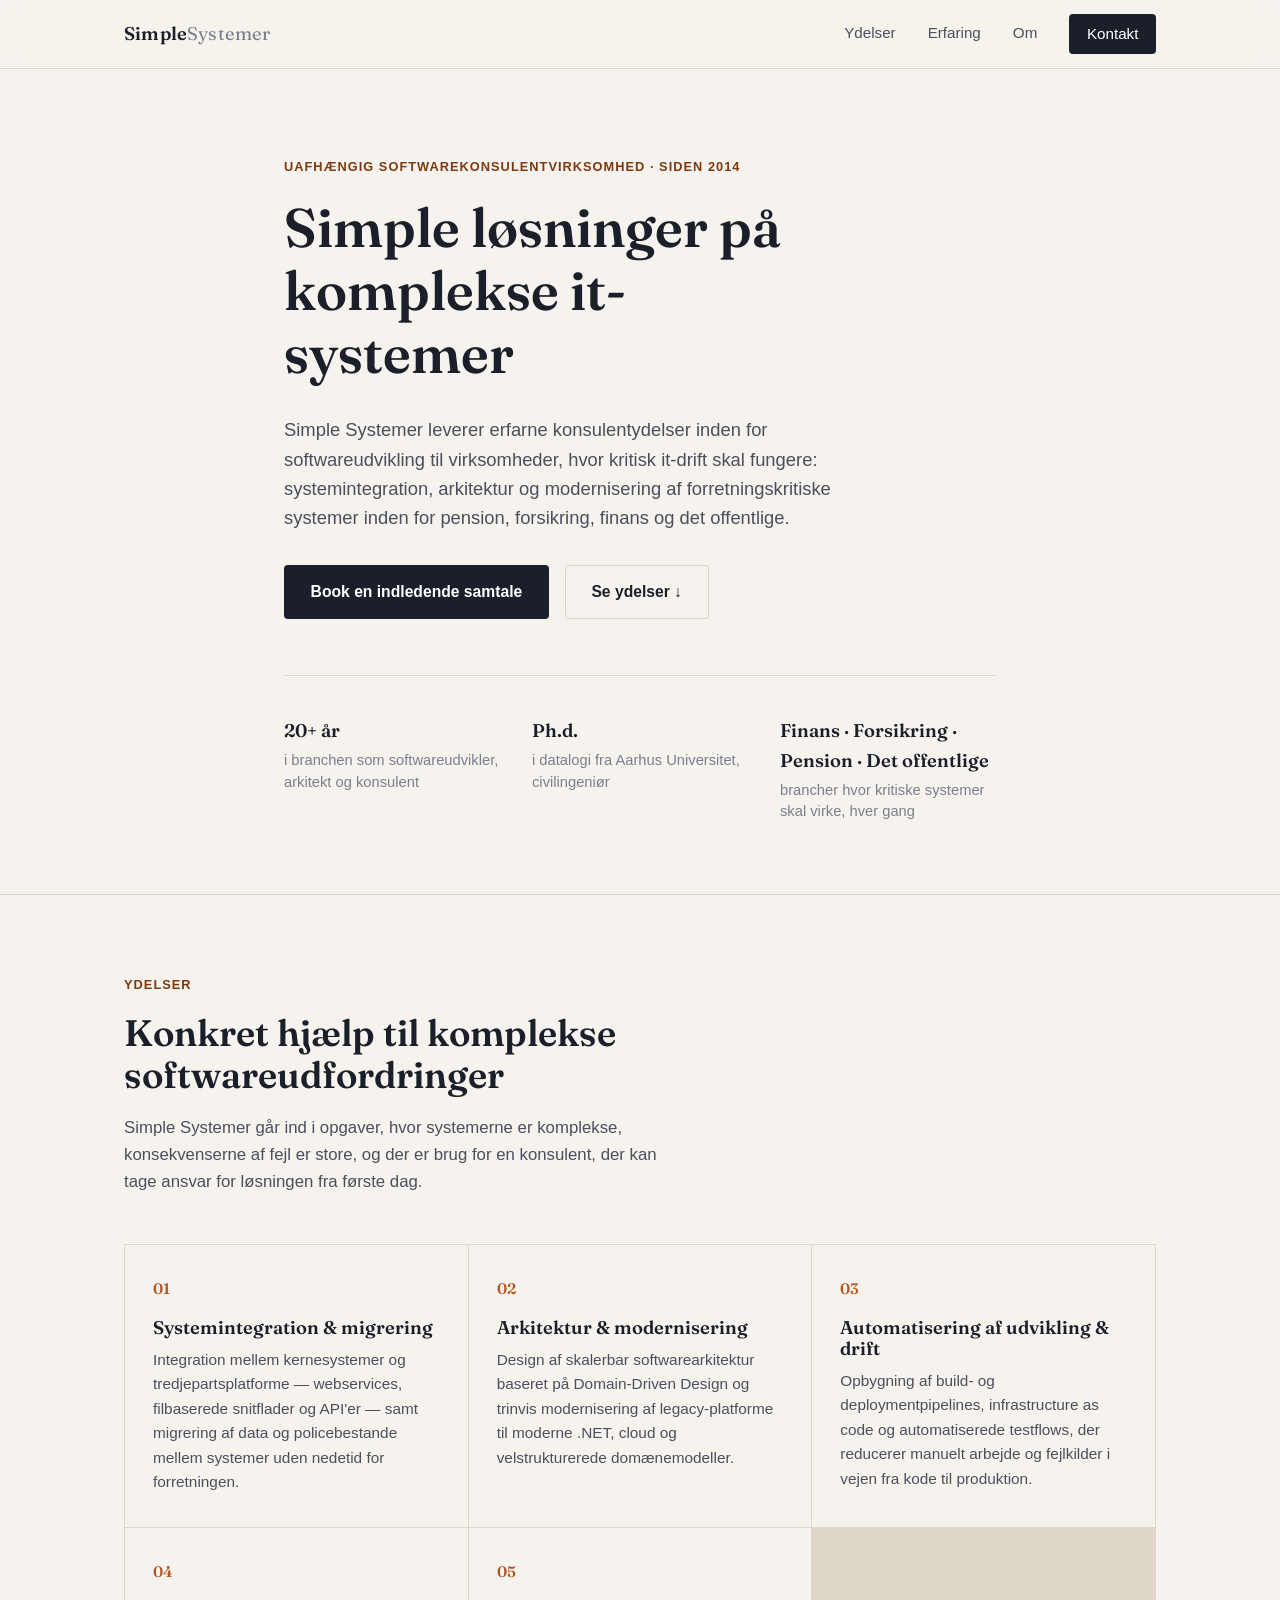
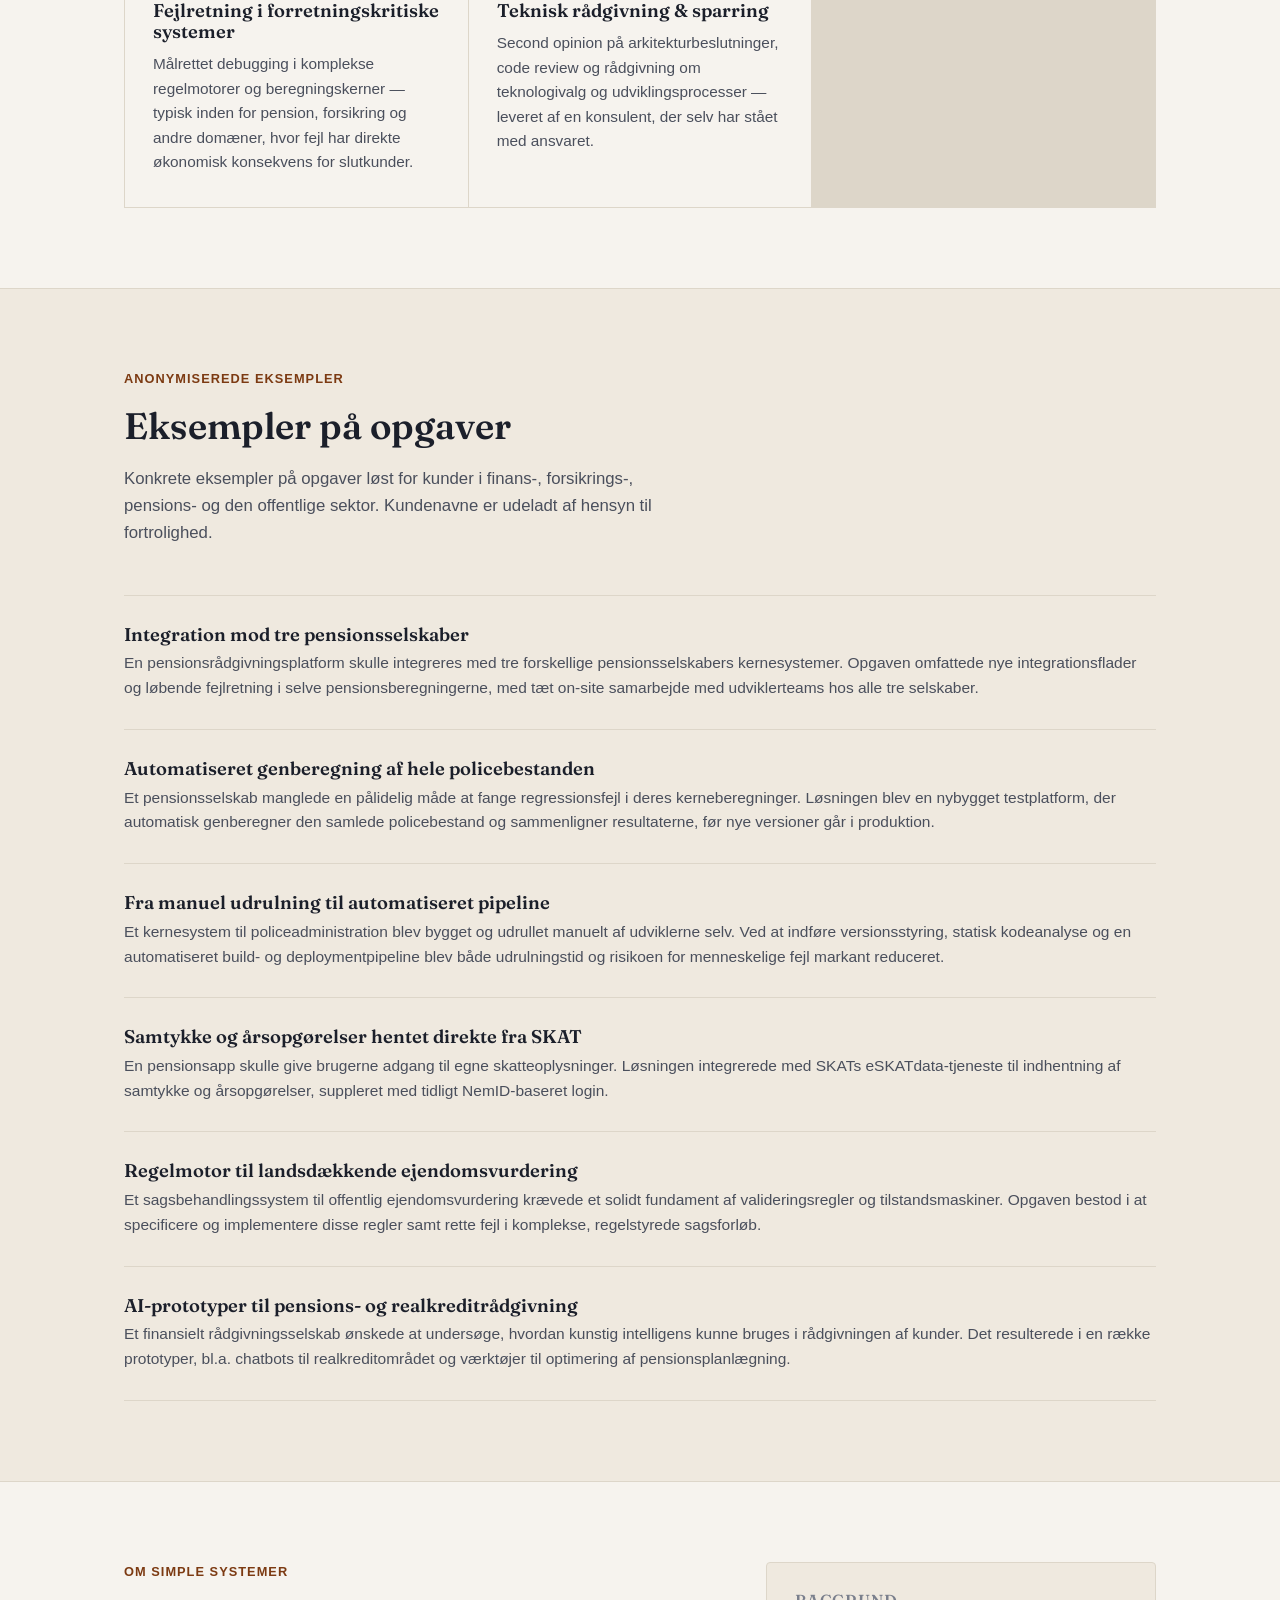
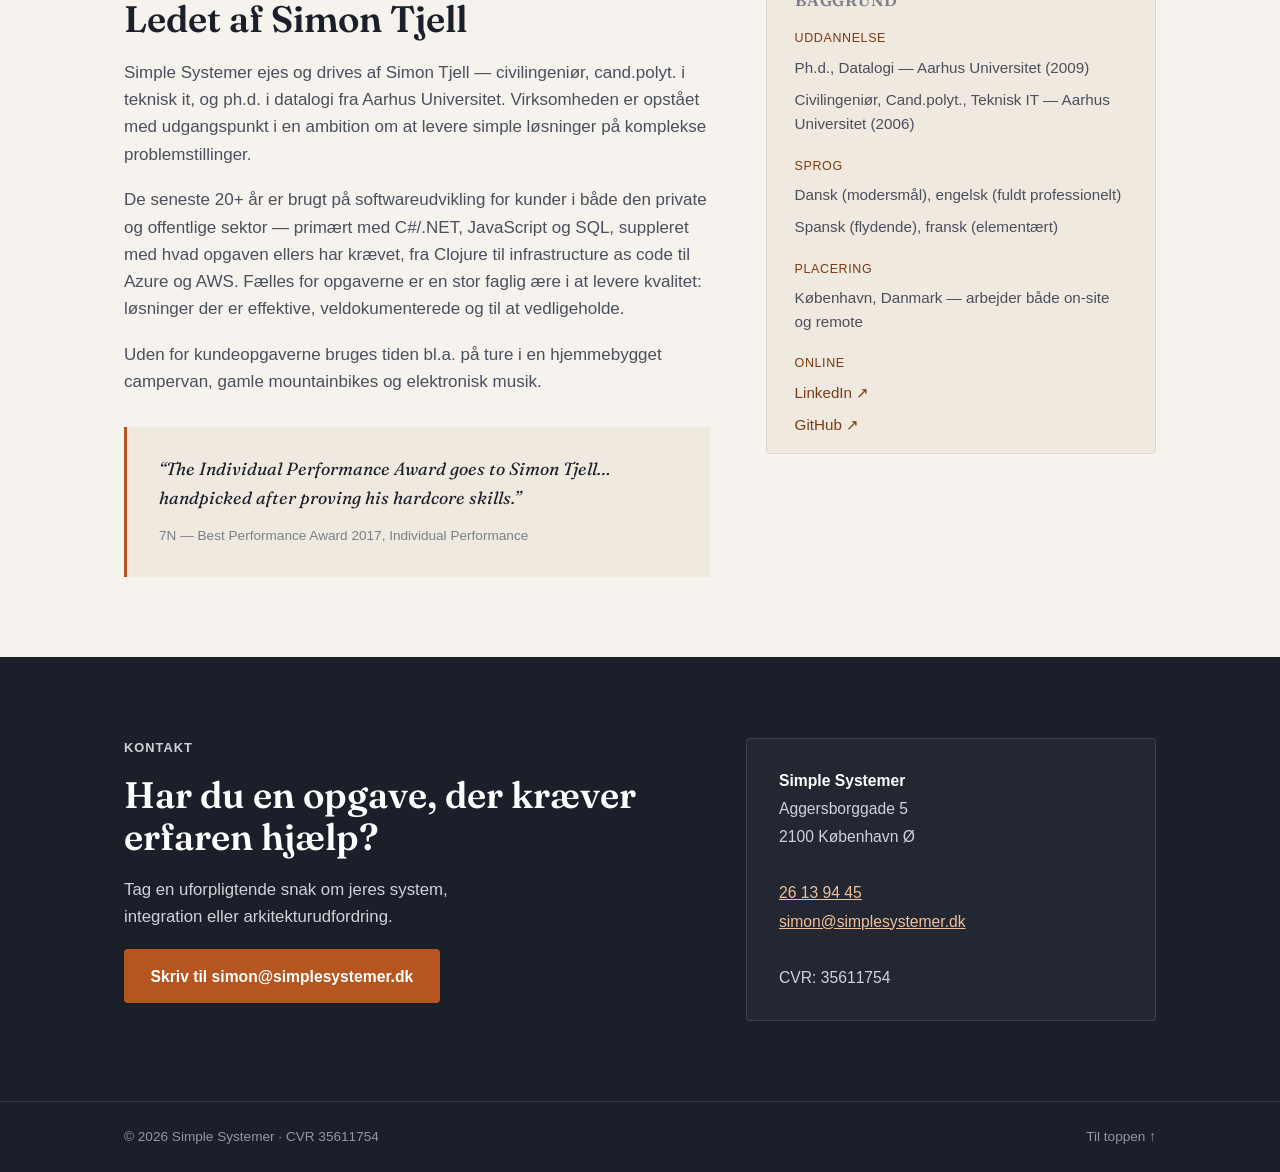
<file: docs/index.html>
<!DOCTYPE html>
<html lang="da-DK">
<head>
	<meta charset="UTF-8">
	<meta http-equiv="X-UA-Compatible" content="IE=edge">
	<meta name="viewport" content="width=device-width, initial-scale=1.0">
	<title>Simple Systemer — Konsulentydelser inden for softwareudvikling</title>
	<meta name="description" content="Simple Systemer hjælper virksomheder i finans-, forsikrings-, pensions- og den offentlige sektor med systemintegration, arkitektur og modernisering af forretningskritisk software. Ledet af Simon Tjell, ph.d. i datalogi.">

	<meta property="og:type" content="website">
	<meta property="og:title" content="Simple Systemer — Konsulentydelser inden for softwareudvikling">
	<meta property="og:description" content="Systemintegration, arkitektur og modernisering af forretningskritisk software. Mere end 20 års erfaring med finans, forsikring, pension og det offentlige.">
	<meta property="og:url" content="https://simplesystemer.dk">
	<meta property="og:image" content="https://simplesystemer.dk/android-chrome-512x512.png">
	<meta name="theme-color" content="#f6f3ee">

	<!-- https://realfavicongenerator.net/favicon_result?file_id=p1gi836jmp83n97224crsq1rf06 -->
	<link rel="apple-touch-icon" sizes="180x180" href="/apple-touch-icon.png">
	<link rel="icon" type="image/png" sizes="32x32" href="/favicon-32x32.png">
	<link rel="icon" type="image/png" sizes="16x16" href="/favicon-16x16.png">
	<link rel="manifest" href="/site.webmanifest">
	<link rel="mask-icon" href="/safari-pinned-tab.svg" color="#5bbad5">
	<meta name="msapplication-TileColor" content="#da532c">

	<link rel="canonical" href="https://simplesystemer.dk">

	<link rel="preconnect" href="https://fonts.googleapis.com">
	<link rel="preconnect" href="https://fonts.gstatic.com" crossorigin>
	<link href="https://fonts.googleapis.com/css2?family=Fraunces:opsz,wght@9..144,400;9..144,500;9..144,600;9..144,700&display=swap" rel="stylesheet">

	<link rel="stylesheet" href="custom.css">
</head>

<body>

	<a class="skip-link" href="#indhold">Spring til indhold</a>

	<header class="site-header" id="top">
		<div class="wrap header-inner">
			<a class="wordmark" href="#top">
				<span class="wordmark-a">Simple</span><span class="wordmark-b">Systemer</span>
			</a>

			<nav class="site-nav" aria-label="Primær navigation">
				<button class="nav-toggle" id="navToggle" aria-expanded="false" aria-controls="navLinks">
					<span></span><span></span><span></span>
					<span class="sr-only">Menu</span>
				</button>
				<div class="nav-links" id="navLinks">
					<a href="#ydelser">Ydelser</a>
					<a href="#erfaring">Erfaring</a>
					<a href="#om">Om</a>
					<a href="#kontakt" class="nav-cta">Kontakt</a>
				</div>
			</nav>
		</div>
	</header>

	<main id="indhold">

		<!-- HERO -->
		<section class="hero">
			<div class="wrap hero-inner">
				<p class="kicker">Uafhængig softwarekonsulentvirksomhed · siden 2014</p>
				<h1>Simple løsninger på<br>komplekse it-systemer</h1>
				<p class="hero-lede">
					Simple Systemer leverer erfarne konsulentydelser inden for softwareudvikling
					til virksomheder, hvor kritisk it-drift skal fungere: systemintegration,
					arkitektur og modernisering af forretningskritiske systemer inden for
					pension, forsikring, finans og det offentlige.
				</p>
				<div class="hero-actions">
					<a class="btn btn-primary" href="#kontakt">Book en indledende samtale</a>
					<a class="btn btn-ghost" href="#ydelser">Se ydelser ↓</a>
				</div>

				<dl class="hero-stats">
					<div>
						<dt>20+ år</dt>
						<dd>i branchen som softwareudvikler, arkitekt og konsulent</dd>
					</div>
					<div>
						<dt>Ph.d.</dt>
						<dd>i datalogi fra Aarhus Universitet, civilingeniør</dd>
					</div>
					<div>
						<dt>Finans · Forsikring · Pension · Det offentlige</dt>
						<dd>brancher hvor kritiske systemer skal virke, hver gang</dd>
					</div>
				</dl>
			</div>
		</section>

		<!-- YDELSER -->
		<section class="section" id="ydelser">
			<div class="wrap">
				<p class="section-kicker">Ydelser</p>
				<h2 class="section-title">Konkret hjælp til komplekse<br>softwareudfordringer</h2>
				<p class="section-lede">
					Simple Systemer går ind i opgaver, hvor systemerne er komplekse, konsekvenserne
					af fejl er store, og der er brug for en konsulent, der kan tage ansvar for
					løsningen fra første dag.
				</p>

				<div class="service-grid">
					<article class="service">
						<span class="service-num">01</span>
						<h3>Systemintegration &amp; migrering</h3>
						<p>Integration mellem kernesystemer og tredjepartsplatforme — webservices,
						filbaserede snitflader og API'er — samt migrering af data og
						policebestande mellem systemer uden nedetid for forretningen.</p>
					</article>

					<article class="service">
						<span class="service-num">02</span>
						<h3>Arkitektur &amp; modernisering</h3>
						<p>Design af skalerbar softwarearkitektur baseret på Domain-Driven Design
						og trinvis modernisering af legacy-platforme til moderne .NET,
						cloud og velstrukturerede domænemodeller.</p>
					</article>

					<article class="service">
						<span class="service-num">03</span>
						<h3>Automatisering af udvikling &amp; drift</h3>
						<p>Opbygning af build- og deploymentpipelines, infrastructure as code
						og automatiserede testflows, der reducerer manuelt arbejde og
						fejlkilder i vejen fra kode til produktion.</p>
					</article>

					<article class="service">
						<span class="service-num">04</span>
						<h3>Fejlretning i forretningskritiske systemer</h3>
						<p>Målrettet debugging i komplekse regelmotorer og beregningskerner —
						typisk inden for pension, forsikring og andre domæner, hvor
						fejl har direkte økonomisk konsekvens for slutkunder.</p>
					</article>

					<article class="service">
						<span class="service-num">05</span>
						<h3>Teknisk rådgivning &amp; sparring</h3>
						<p>Second opinion på arkitekturbeslutninger, code review og
						rådgivning om teknologivalg og udviklingsprocesser — leveret af
						en konsulent, der selv har stået med ansvaret.</p>
					</article>
				</div>
			</div>
		</section>

		<!-- ERFARING -->
		<section class="section section-alt" id="erfaring">
			<div class="wrap">
				<p class="section-kicker">Anonymiserede eksempler</p>
				<h2 class="section-title">Eksempler på opgaver</h2>
				<p class="section-lede">
					Konkrete eksempler på opgaver løst for kunder i finans-, forsikrings-,
					pensions- og den offentlige sektor. Kundenavne er udeladt af hensyn til
					fortrolighed.
				</p>

				<ul class="topics">
					<li>
						<h3>Integration mod tre pensionsselskaber</h3>
						<p>En pensionsrådgivningsplatform skulle integreres med tre forskellige
						pensionsselskabers kernesystemer. Opgaven omfattede nye
						integrationsflader og løbende fejlretning i selve
						pensionsberegningerne, med tæt on-site samarbejde med udviklerteams
						hos alle tre selskaber.</p>
					</li>
					<li>
						<h3>Automatiseret genberegning af hele policebestanden</h3>
						<p>Et pensionsselskab manglede en pålidelig måde at fange
						regressionsfejl i deres kerneberegninger. Løsningen blev en nybygget
						testplatform, der automatisk genberegner den samlede policebestand og
						sammenligner resultaterne, før nye versioner går i produktion.</p>
					</li>
					<li>
						<h3>Fra manuel udrulning til automatiseret pipeline</h3>
						<p>Et kernesystem til policeadministration blev bygget og udrullet
						manuelt af udviklerne selv. Ved at indføre versionsstyring, statisk
						kodeanalyse og en automatiseret build- og deploymentpipeline blev både
						udrulningstid og risikoen for menneskelige fejl markant reduceret.</p>
					</li>
					<li>
						<h3>Samtykke og årsopgørelser hentet direkte fra SKAT</h3>
						<p>En pensionsapp skulle give brugerne adgang til egne
						skatteoplysninger. Løsningen integrerede med SKATs
						eSKATdata-tjeneste til indhentning af samtykke og årsopgørelser,
						suppleret med tidligt NemID-baseret login.</p>
					</li>
					<li>
						<h3>Regelmotor til landsdækkende ejendomsvurdering</h3>
						<p>Et sagsbehandlingssystem til offentlig ejendomsvurdering krævede et
						solidt fundament af valideringsregler og tilstandsmaskiner. Opgaven
						bestod i at specificere og implementere disse regler samt rette fejl i
						komplekse, regelstyrede sagsforløb.</p>
					</li>
					<li>
						<h3>AI-prototyper til pensions- og realkreditrådgivning</h3>
						<p>Et finansielt rådgivningsselskab ønskede at undersøge, hvordan
						kunstig intelligens kunne bruges i rådgivningen af kunder. Det
						resulterede i en række prototyper, bl.a. chatbots til
						realkreditområdet og værktøjer til optimering af
						pensionsplanlægning.</p>
					</li>
				</ul>
			</div>
		</section>

		<!-- OM -->
		<section class="section" id="om">
			<div class="wrap om-grid">
				<div>
					<p class="section-kicker">Om Simple Systemer</p>
					<h2 class="section-title">Ledet af Simon Tjell</h2>
					<p>
						Simple Systemer ejes og drives af Simon Tjell — civilingeniør, cand.polyt.
						i teknisk it, og ph.d. i datalogi fra Aarhus Universitet. Virksomheden er
						opstået med udgangspunkt i en ambition om at levere simple løsninger på
						komplekse problemstillinger.
					</p>
					<p>
						De seneste 20+ år er brugt på softwareudvikling for kunder i både den
						private og offentlige sektor — primært med C#/.NET, JavaScript og SQL,
						suppleret med hvad opgaven ellers har krævet, fra Clojure til
						infrastructure as code til Azure og AWS. Fælles for opgaverne er en stor
						faglig ære i at levere kvalitet: løsninger der er effektive,
						veldokumenterede og til at vedligeholde.
					</p>
					<p>
						Uden for kundeopgaverne bruges tiden bl.a. på ture i en hjemmebygget
						campervan, gamle mountainbikes og elektronisk musik.
					</p>

					<blockquote class="award">
						<p>&ldquo;The Individual Performance Award goes to Simon Tjell&hellip;
						handpicked after proving his hardcore skills.&rdquo;</p>
						<cite>7N — Best Performance Award 2017, Individual Performance</cite>
					</blockquote>
				</div>

				<aside class="facts">
					<h3>Baggrund</h3>
					<dl>
						<dt>Uddannelse</dt>
						<dd>Ph.d., Datalogi — Aarhus Universitet (2009)</dd>
						<dd>Civilingeniør, Cand.polyt., Teknisk IT — Aarhus Universitet (2006)</dd>
						<dt>Sprog</dt>
						<dd>Dansk (modersmål), engelsk (fuldt professionelt)</dd>
						<dd>Spansk (flydende), fransk (elementært)</dd>
						<dt>Placering</dt>
						<dd>København, Danmark — arbejder både on-site og remote</dd>
						<dt>Online</dt>
						<dd><a href="https://www.linkedin.com/in/simontjell/" target="_blank" rel="noopener">LinkedIn ↗</a></dd>
						<dd><a href="https://github.com/simontjell" target="_blank" rel="noopener">GitHub ↗</a></dd>
					</dl>
				</aside>
			</div>
		</section>

		<!-- KONTAKT -->
		<section class="section section-dark" id="kontakt">
			<div class="wrap kontakt-grid">
				<div>
					<p class="section-kicker section-kicker-light">Kontakt</p>
					<h2 class="section-title section-title-light">Har du en opgave, der kræver<br>erfaren hjælp?</h2>
					<p class="kontakt-lede">
						Tag en uforpligtende snak om jeres system, integration eller
						arkitekturudfordring.
					</p>
					<a class="btn btn-primary btn-light" href="mailto:simon@simplesystemer.dk">Skriv til simon@simplesystemer.dk</a>
				</div>

				<address class="kontakt-info">
					<strong>Simple Systemer</strong><br>
					Aggersborggade 5<br>
					2100 København Ø<br><br>
					<a href="tel:+4526139445">26 13 94 45</a><br>
					<a href="mailto:simon@simplesystemer.dk">simon@simplesystemer.dk</a><br><br>
					CVR: 35611754
				</address>
			</div>
		</section>

	</main>

	<footer class="site-footer">
		<div class="wrap footer-inner">
			<span>© <span id="year">2026</span> Simple Systemer · CVR 35611754</span>
			<a href="#top">Til toppen ↑</a>
		</div>
	</footer>

	<script>
		document.getElementById('year').textContent = new Date().getFullYear();

		var navToggle = document.getElementById('navToggle');
		var navLinks = document.getElementById('navLinks');
		navToggle.addEventListener('click', function () {
			var open = navLinks.classList.toggle('is-open');
			navToggle.setAttribute('aria-expanded', open ? 'true' : 'false');
		});
		navLinks.querySelectorAll('a').forEach(function (link) {
			link.addEventListener('click', function () {
				navLinks.classList.remove('is-open');
				navToggle.setAttribute('aria-expanded', 'false');
			});
		});

		if ('IntersectionObserver' in window) {
			var sections = document.querySelectorAll('main section[id]');
			var links = document.querySelectorAll('.nav-links a[href^="#"]');
			var observer = new IntersectionObserver(function (entries) {
				entries.forEach(function (entry) {
					if (!entry.isIntersecting) return;
					links.forEach(function (link) {
						link.classList.toggle('is-active', link.getAttribute('href') === '#' + entry.target.id);
					});
				});
			}, { rootMargin: '-45% 0px -50% 0px' });
			sections.forEach(function (s) { observer.observe(s); });
		}
	</script>
</body>

</html>
</file>
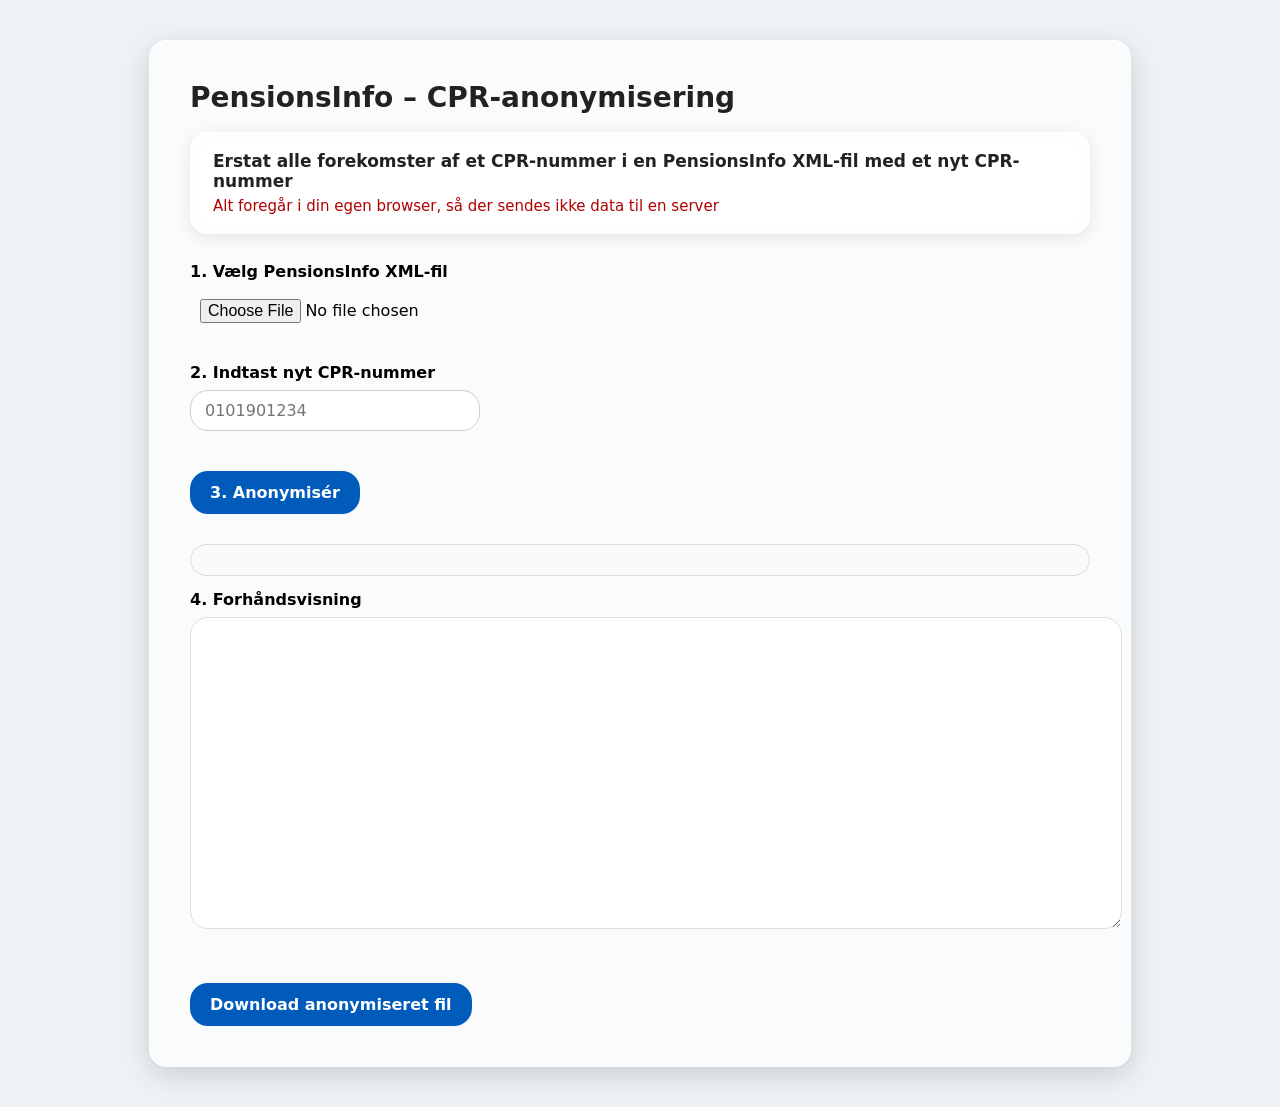
<file: docs/pianonym/index.html>
<!DOCTYPE html>
<html lang="da">
<head>
    <meta charset="UTF-8">
    <title>PensionsInfo CPR-anonymisering</title>
    <style>
        :root {
            --bg: #eef2f5;
            --card-bg: rgba(255, 255, 255, 0.7);
            --border: rgba(255, 255, 255, 0.45);
            --accent: #005bbb;
            --accent-light: #e7f2ff;
            --radius: 18px;
            --shadow: 0 8px 28px rgba(0,0,0,0.15);
            --font: system-ui, -apple-system, sans-serif;
            --mono: Menlo, Consolas, monospace;
        }

        body {
            margin: 0;
            padding: 0;
            font-family: var(--font);
            background: var(--bg);
            display: flex;
            justify-content: center;
            padding: 40px;
        }

        .app {
            width: 100%;
            max-width: 900px;
            background: var(--card-bg);
            border: 1px solid var(--border);
            backdrop-filter: blur(18px);
            box-shadow: var(--shadow);
            border-radius: var(--radius);
            padding: 40px;
        }

        h1 {
            margin: 0;
            font-size: 28px;
            font-weight: 600;
            color: #222;
        }

        .subheader {
            margin: 18px 0 28px 0;
            padding: 18px 22px;
            background: rgba(255, 255, 255, 0.55);
            border: 1px solid rgba(255, 255, 255, 0.38);
            backdrop-filter: blur(14px);
            border-radius: var(--radius);
            box-shadow: 0 4px 18px rgba(0,0,0,0.09);
        }

        .subheader-title {
            font-size: 17px;
            font-weight: 600;
            color: #222;
            margin-bottom: 6px;
        }

        .subheader-warning {
            font-size: 15px;
            font-weight: 500;
            color: #b00000;
        }

        .section {
            margin-bottom: 30px;
        }

        label {
            font-weight: 600;
            display: block;
            margin-bottom: 8px;
        }

        input[type="file"],
        input[type="text"],
        button {
            font-family: var(--font);
            font-size: 16px;
        }

        input[type="file"] {
            padding: 10px;
        }

        input[type="text"] {
            padding: 10px 14px;
            width: 260px;
            border-radius: var(--radius);
            border: 1px solid #ccc;
            background: white;
            transition: 0.15s;
        }
        input[type="text"]:focus {
            outline: none;
            border-color: var(--accent);
            background: var(--accent-light);
        }

        button {
            margin-top: 10px;
            padding: 12px 20px;
            background: var(--accent);
            color: white;
            border: none;
            border-radius: var(--radius);
            cursor: pointer;
            font-weight: 600;
            transition: 0.15s;
        }
        button:hover {
            background: #004a98;
        }

        #status {
            margin-top: 20px;
            padding: 15px;
            background: #fafafa;
            border-radius: var(--radius);
            font-family: var(--mono);
            font-size: 14px;
            border: 1px solid #ddd;
            white-space: pre-wrap;
        }

        #preview {
            width: 100%;
            height: 280px;
            font-family: var(--mono);
            font-size: 13px;
            padding: 15px;
            background: white;
            border-radius: var(--radius);
            border: 1px solid #ddd;
            white-space: pre;
        }

        #downloadLink {
            margin-top: 20px;
            display: inline-block;
            padding: 12px 20px;
            background: var(--accent);
            color: white;
            border-radius: var(--radius);
            text-decoration: none;
            font-weight: 600;
            transition: 0.15s;
        }
        #downloadLink:hover {
            background: #004a98;
        }
    </style>
</head>
<body>
    <div class="app">
        <h1>PensionsInfo – CPR-anonymisering</h1>

        <div class="subheader">
            <div class="subheader-title">
                Erstat alle forekomster af et CPR-nummer i en PensionsInfo XML-fil med et nyt CPR-nummer
            </div>
            <div class="subheader-warning">
                Alt foregår i din egen browser, så der sendes ikke data til en server
            </div>
        </div>

        <div class="section">
            <label for="xmlFile">1. Vælg PensionsInfo XML-fil</label>
            <input type="file" id="xmlFile" accept=".xml,text/xml">
        </div>

        <div class="section">
            <label for="newCpr">2. Indtast nyt CPR-nummer</label>
            <input type="text" id="newCpr" maxlength="10" placeholder="0101901234">
        </div>

        <div class="section">
            <button id="anonymizeBtn">3. Anonymisér</button>
        </div>

        <pre id="status"></pre>

        <div class="section">
            <label for="preview">4. Forhåndsvisning</label>
            <textarea id="preview" readonly></textarea>
        </div>

        <a id="downloadLink">Download anonymiseret fil</a>
    </div>

    <script>
        const fileInput = document.getElementById("xmlFile");
        const newCprInput = document.getElementById("newCpr");
        const anonymizeBtn = document.getElementById("anonymizeBtn");
        const statusEl = document.getElementById("status");
        const previewEl = document.getElementById("preview");
        const downloadLink = document.getElementById("downloadLink");

        let blobUrl = null;

        function setStatus(msg) {
            statusEl.textContent = msg;
        }

        anonymizeBtn.onclick = () => {
            setStatus("");
            previewEl.value = "";
            downloadLink.style.display = "none";

            const file = fileInput.files[0];
            if (!file) {
                setStatus("Fejl: Vælg først en XML-fil.");
                return;
            }

            const newCpr = newCprInput.value.trim();
            if (!/^[0-9]{10}$/.test(newCpr)) {
                setStatus("Fejl: CPR skal være 10 cifre.");
                return;
            }

            const reader = new FileReader();
            reader.onload = evt => {
                const xmlText = evt.target.result;

                let parser = new DOMParser();
                let doc = parser.parseFromString(xmlText, "application/xml");

                let cprNode = doc.getElementsByTagName("CprNr")[0];
                if (!cprNode) {
                    setStatus("Fejl: <CprNr> ikke fundet i XML.");
                    return;
                }

                const originalCpr = cprNode.textContent.trim();

                const newXml = xmlText.split(originalCpr).join(newCpr);

                previewEl.value = newXml;

                if (blobUrl) URL.revokeObjectURL(blobUrl);
                const blob = new Blob([newXml], { type: "application/xml" });
                blobUrl = URL.createObjectURL(blob);

                downloadLink.href = blobUrl;
                downloadLink.download = file.name.replace(/\.xml$/i, "_anonymiseret.xml");
                downloadLink.style.display = "inline-block";

                const regexEscaped = originalCpr.replace(/[.*+?^${}()|[\]\\]/g, "\\$&");
                const countBefore = (xmlText.match(new RegExp(regexEscaped, "g")) || []).length;
                const countAfter = (newXml.match(new RegExp(regexEscaped, "g")) || []).length;

                setStatus(
                    "Fundet CPR: " + originalCpr + "\n" +
                    "Erstattet med: " + newCpr + "\n" +
                    "Forekomster før: " + countBefore + "\n" +
                    "Forekomster efter: " + countAfter
                );
            };

            reader.onerror = () => {
                setStatus("Fejl: Kunne ikke læse filen.");
            };

            reader.readAsText(file, "utf-8");
        };
    </script>
</body>
</html>
</file>
<file: docs/custom.css>
@charset "UTF-8";

/* ---------------------------------------------------------------
   Simple Systemer — design tokens
   Warm paper background, deep ink navy, single copper accent.
   Fraunces for display type, system stack for body/UI text.
--------------------------------------------------------------- */

:root {
	--paper: #f6f3ee;
	--paper-alt: #efe9df;
	--ink: #1b1f2a;
	--ink-soft: #4a4f5c;
	--ink-faint: #7a7f8c;
	--line: #ddd6c9;
	--accent: #b5551f;
	--accent-ink: #7c3a12;
	--white: #ffffff;

	--font-display: "Fraunces", Georgia, "Times New Roman", serif;
	--font-body: -apple-system, BlinkMacSystemFont, "Segoe UI", Roboto, Helvetica, Arial, sans-serif;

	--max-width: 1080px;
	--radius: 4px;
}

* {
	box-sizing: border-box;
}

html {
	scroll-behavior: smooth;
	scroll-padding-top: 84px;
}

body {
	margin: 0;
	background: var(--paper);
	color: var(--ink);
	font-family: var(--font-body);
	font-size: 17px;
	line-height: 1.6;
	-webkit-font-smoothing: antialiased;
}

h1, h2, h3 {
	font-family: var(--font-display);
	color: var(--ink);
	line-height: 1.15;
	margin: 0 0 0.5em;
	font-weight: 600;
}

p {
	margin: 0 0 1.1em;
	color: var(--ink-soft);
}

a {
	color: var(--accent-ink);
}

.wrap {
	max-width: var(--max-width);
	margin: 0 auto;
	padding: 0 1.5rem;
}

.sr-only {
	position: absolute;
	width: 1px;
	height: 1px;
	overflow: hidden;
	clip: rect(0 0 0 0);
	white-space: nowrap;
}

.skip-link {
	position: absolute;
	left: -999px;
	top: 0;
	background: var(--ink);
	color: var(--white);
	padding: 0.75em 1.25em;
	z-index: 100;
}

.skip-link:focus {
	left: 0;
}

/* ---------------------------------------------------------------
   Header / nav
--------------------------------------------------------------- */

.site-header {
	position: sticky;
	top: 0;
	z-index: 50;
	background: rgba(246, 243, 238, 0.9);
	backdrop-filter: saturate(140%) blur(8px);
	border-bottom: 1px solid var(--line);
}

.header-inner {
	display: flex;
	align-items: center;
	justify-content: space-between;
	height: 68px;
}

.wordmark {
	font-family: var(--font-display);
	font-size: 1.15rem;
	font-weight: 600;
	text-decoration: none;
	color: var(--ink);
	letter-spacing: 0.01em;
}

.wordmark-a {
	color: var(--ink);
}

.wordmark-b {
	color: var(--ink-faint);
	font-weight: 400;
}

.site-nav {
	display: flex;
	align-items: center;
}

.nav-links {
	display: flex;
	align-items: center;
	gap: 2rem;
}

.nav-links a {
	color: var(--ink-soft);
	text-decoration: none;
	font-size: 0.95rem;
	padding: 0.25rem 0;
	border-bottom: 1px solid transparent;
	transition: color 0.15s ease, border-color 0.15s ease;
}

.nav-links a:hover,
.nav-links a.is-active {
	color: var(--ink);
	border-color: var(--accent);
}

.nav-links a.nav-cta {
	color: var(--white);
	background: var(--ink);
	padding: 0.5rem 1.1rem;
	border-radius: var(--radius);
	border-bottom: none;
}

.nav-links a.nav-cta:hover {
	background: var(--accent-ink);
}

.nav-toggle {
	display: none;
	flex-direction: column;
	justify-content: center;
	gap: 5px;
	width: 40px;
	height: 40px;
	background: none;
	border: 1px solid var(--line);
	border-radius: var(--radius);
	cursor: pointer;
	align-items: center;
}

.nav-toggle span {
	display: block;
	width: 18px;
	height: 2px;
	background: var(--ink);
}

/* ---------------------------------------------------------------
   Hero
--------------------------------------------------------------- */

.hero {
	padding: 5.5rem 0 4.5rem;
}

.hero-inner {
	max-width: 760px;
}

.kicker {
	text-transform: uppercase;
	letter-spacing: 0.08em;
	font-size: 0.8rem;
	font-weight: 600;
	color: var(--accent-ink);
	margin: 0 0 1.25rem;
}

.hero h1 {
	font-size: clamp(2.1rem, 5vw, 3.4rem);
	max-width: 14ch;
	margin-bottom: 0.55em;
}

.hero-lede {
	font-size: 1.15rem;
	max-width: 55ch;
	color: var(--ink-soft);
}

.hero-actions {
	display: flex;
	flex-wrap: wrap;
	gap: 1rem;
	margin: 2rem 0 3.5rem;
}

.btn {
	display: inline-block;
	text-decoration: none;
	padding: 0.85rem 1.6rem;
	border-radius: var(--radius);
	font-size: 0.98rem;
	font-weight: 600;
	border: 1px solid transparent;
	transition: transform 0.15s ease, background 0.15s ease, color 0.15s ease, border-color 0.15s ease;
}

.btn-primary {
	background: var(--ink);
	color: var(--white);
}

.btn-primary:hover {
	background: var(--accent-ink);
}

.btn-ghost {
	background: transparent;
	color: var(--ink);
	border-color: var(--line);
}

.btn-ghost:hover {
	border-color: var(--ink);
}

.btn-light {
	background: var(--accent);
}

.btn-light:hover {
	background: #d4692a;
}

.hero-stats {
	display: grid;
	grid-template-columns: repeat(3, 1fr);
	gap: 2rem;
	margin: 0;
	padding-top: 2.5rem;
	border-top: 1px solid var(--line);
}

.hero-stats dt {
	font-family: var(--font-display);
	font-size: 1.15rem;
	font-weight: 600;
	color: var(--ink);
	margin-bottom: 0.3rem;
}

.hero-stats dd {
	margin: 0;
	font-size: 0.92rem;
	color: var(--ink-faint);
	line-height: 1.45;
}

/* ---------------------------------------------------------------
   Generic section scaffolding
--------------------------------------------------------------- */

.section {
	padding: 5rem 0;
	border-top: 1px solid var(--line);
}

.section-alt {
	background: var(--paper-alt);
}

.section-dark {
	background: var(--ink);
	border-top-color: var(--ink);
}

.section-kicker {
	text-transform: uppercase;
	letter-spacing: 0.08em;
	font-size: 0.8rem;
	font-weight: 600;
	color: var(--accent-ink);
	margin: 0 0 1rem;
}

.section-kicker-light {
	color: #e8b28a;
}

.section-title {
	font-size: clamp(1.6rem, 3.4vw, 2.3rem);
	max-width: 22ch;
}

.section-title-light {
	color: var(--white);
}

.section-lede {
	max-width: 60ch;
	font-size: 1.05rem;
}

/* ---------------------------------------------------------------
   Services
--------------------------------------------------------------- */

.service-grid {
	margin-top: 3rem;
	display: grid;
	grid-template-columns: repeat(auto-fit, minmax(260px, 1fr));
	gap: 1px;
	background: var(--line);
	border: 1px solid var(--line);
}

.service {
	background: var(--paper);
	padding: 2rem 1.75rem;
}

.service-num {
	display: block;
	font-family: var(--font-display);
	font-size: 0.95rem;
	color: var(--accent);
	font-weight: 600;
	margin-bottom: 1rem;
}

.service h3 {
	font-size: 1.15rem;
	margin-bottom: 0.6rem;
}

.service p {
	font-size: 0.96rem;
	margin-bottom: 0;
}

/* ---------------------------------------------------------------
   Topics (erfaringsområder)
--------------------------------------------------------------- */

.topics {
	list-style: none;
	margin: 3rem 0 0;
	padding: 0;
	border-top: 1px solid var(--line);
}

.topics li {
	padding: 1.75rem 0;
	border-bottom: 1px solid var(--line);
}

.topics h3 {
	font-size: 1.15rem;
	margin-bottom: 0.4rem;
}

.topics p {
	margin-bottom: 0;
	font-size: 0.97rem;
}

.award {
	margin: 2rem 0 0;
	padding: 1.75rem 2rem;
	background: var(--paper-alt);
	border-left: 3px solid var(--accent);
}

.award p {
	font-family: var(--font-display);
	font-size: 1.1rem;
	font-style: italic;
	color: var(--ink);
	margin-bottom: 0.6rem;
}

.award cite {
	font-style: normal;
	font-size: 0.85rem;
	color: var(--ink-faint);
}

/* ---------------------------------------------------------------
   Om
--------------------------------------------------------------- */

.om-grid {
	display: grid;
	grid-template-columns: 1.5fr 1fr;
	gap: 3.5rem;
}

.facts {
	background: var(--paper-alt);
	border: 1px solid var(--line);
	border-radius: var(--radius);
	padding: 1.75rem 1.75rem 0.5rem;
	align-self: start;
}

.facts h3 {
	font-size: 1rem;
	text-transform: uppercase;
	letter-spacing: 0.06em;
	color: var(--ink-faint);
	margin-bottom: 1.25rem;
}

.facts dl {
	margin: 0;
}

.facts dt {
	font-size: 0.78rem;
	text-transform: uppercase;
	letter-spacing: 0.05em;
	color: var(--accent-ink);
	margin: 1.25rem 0 0.4rem;
}

.facts dt:first-child {
	margin-top: 0;
}

.facts dd {
	margin: 0 0 0.5rem;
	font-size: 0.95rem;
	color: var(--ink-soft);
}

.facts a {
	text-decoration: none;
}

.facts a:hover {
	text-decoration: underline;
}

/* ---------------------------------------------------------------
   Kontakt
--------------------------------------------------------------- */

.section-dark p,
.section-dark .kontakt-info {
	color: #cfd2da;
}

.kontakt-grid {
	display: grid;
	grid-template-columns: 1.4fr 1fr;
	gap: 3rem;
	align-items: start;
}

.kontakt-lede {
	font-size: 1.05rem;
	max-width: 42ch;
}

.kontakt-info {
	font-style: normal;
	line-height: 1.8;
	font-size: 0.98rem;
	background: rgba(255, 255, 255, 0.04);
	border: 1px solid rgba(255, 255, 255, 0.12);
	border-radius: var(--radius);
	padding: 1.75rem 2rem;
}

.kontakt-info strong {
	color: var(--white);
}

.kontakt-info a {
	color: #f0c19a;
}

/* ---------------------------------------------------------------
   Footer
--------------------------------------------------------------- */

.site-footer {
	background: var(--ink);
	border-top: 1px solid rgba(255, 255, 255, 0.1);
}

.footer-inner {
	display: flex;
	justify-content: space-between;
	align-items: center;
	padding: 1.5rem;
	font-size: 0.85rem;
	color: #9298a3;
}

.footer-inner a {
	color: #9298a3;
	text-decoration: none;
}

.footer-inner a:hover {
	color: var(--white);
}

/* ---------------------------------------------------------------
   Responsive
--------------------------------------------------------------- */

@media (max-width: 780px) {
	.om-grid,
	.kontakt-grid {
		grid-template-columns: 1fr;
	}

	.hero-stats {
		grid-template-columns: 1fr;
		gap: 1.5rem;
	}
}

@media (max-width: 640px) {
	.nav-toggle {
		display: flex;
	}

	.nav-links {
		position: absolute;
		top: 68px;
		left: 0;
		right: 0;
		background: var(--paper);
		border-bottom: 1px solid var(--line);
		flex-direction: column;
		align-items: flex-start;
		gap: 0;
		padding: 0.5rem 1.5rem 1.25rem;
		display: none;
	}

	.nav-links.is-open {
		display: flex;
	}

	.nav-links a {
		width: 100%;
		padding: 0.75rem 0;
		border-bottom: 1px solid var(--line);
	}

	.nav-links a.nav-cta {
		margin-top: 0.75rem;
		text-align: center;
		border-bottom: none;
	}

	.hero {
		padding: 3.5rem 0 3rem;
	}

	.section {
		padding: 3.5rem 0;
	}
}
</file>
